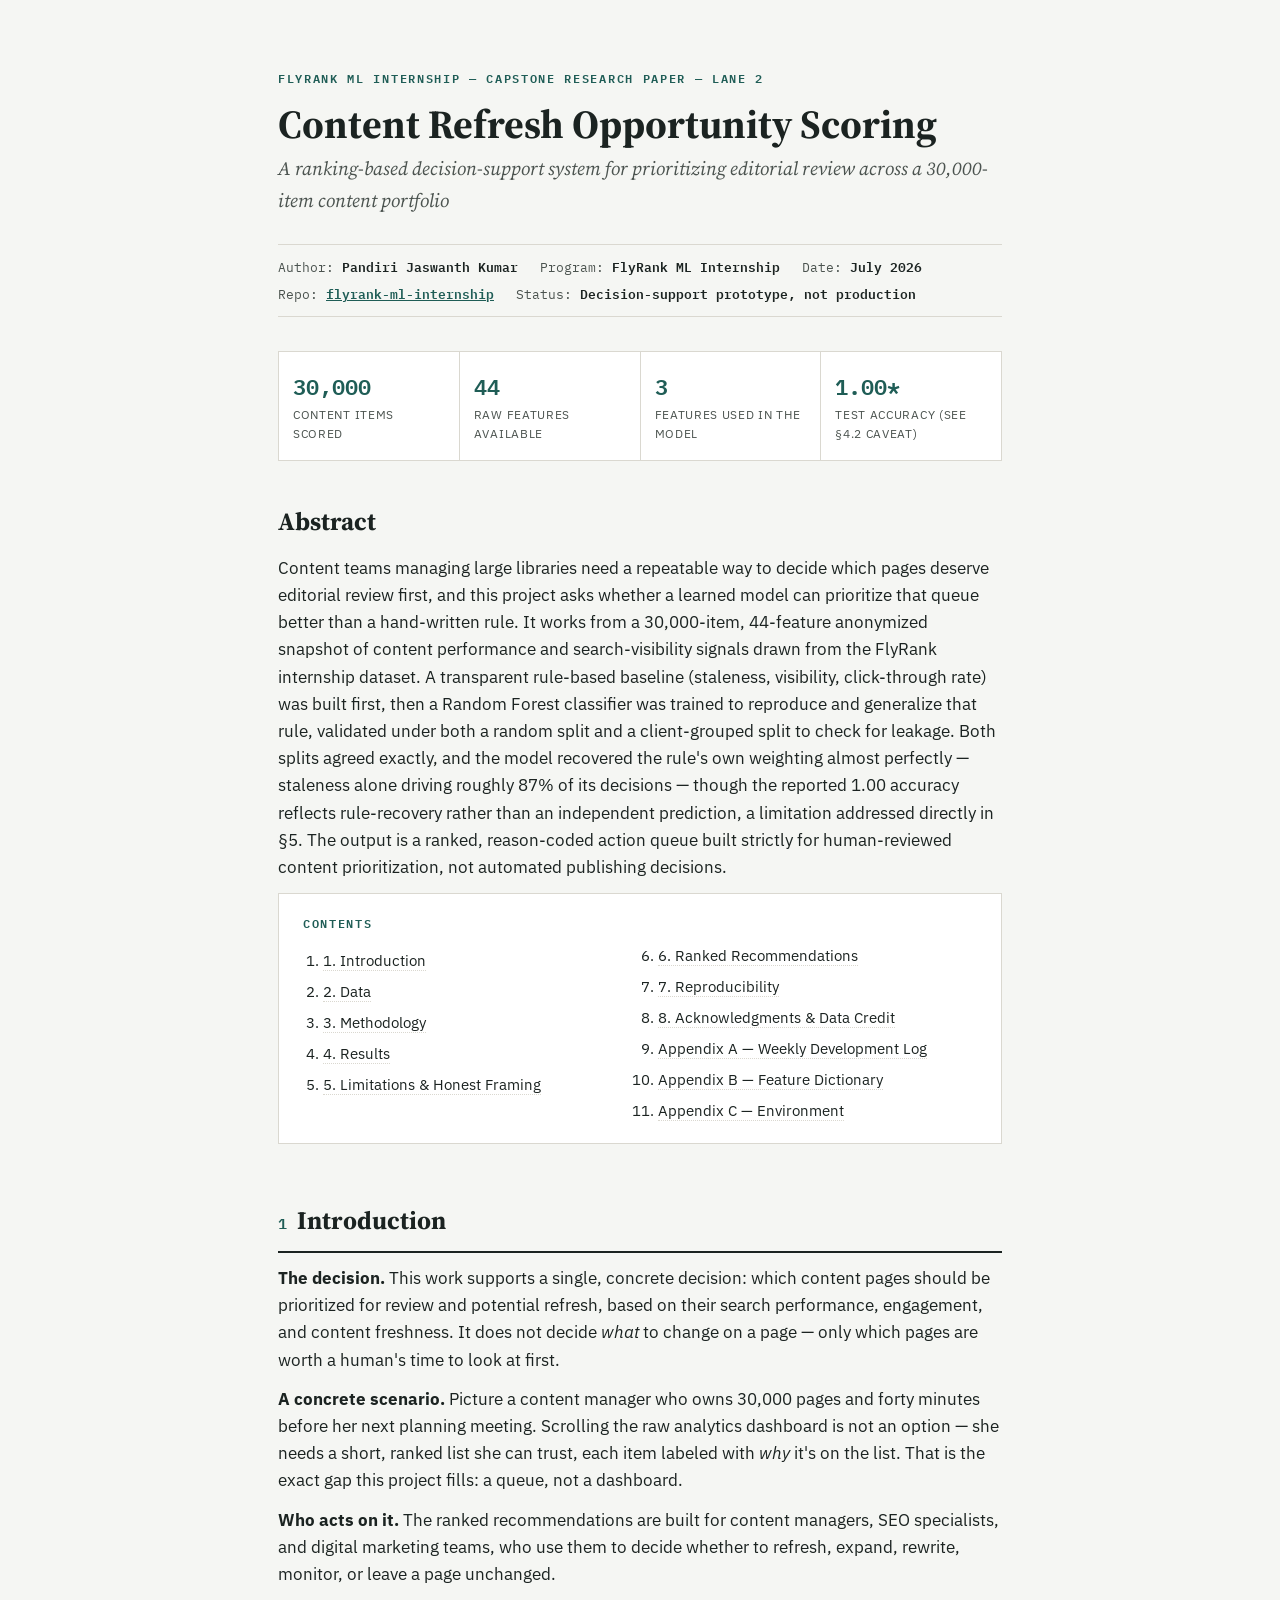
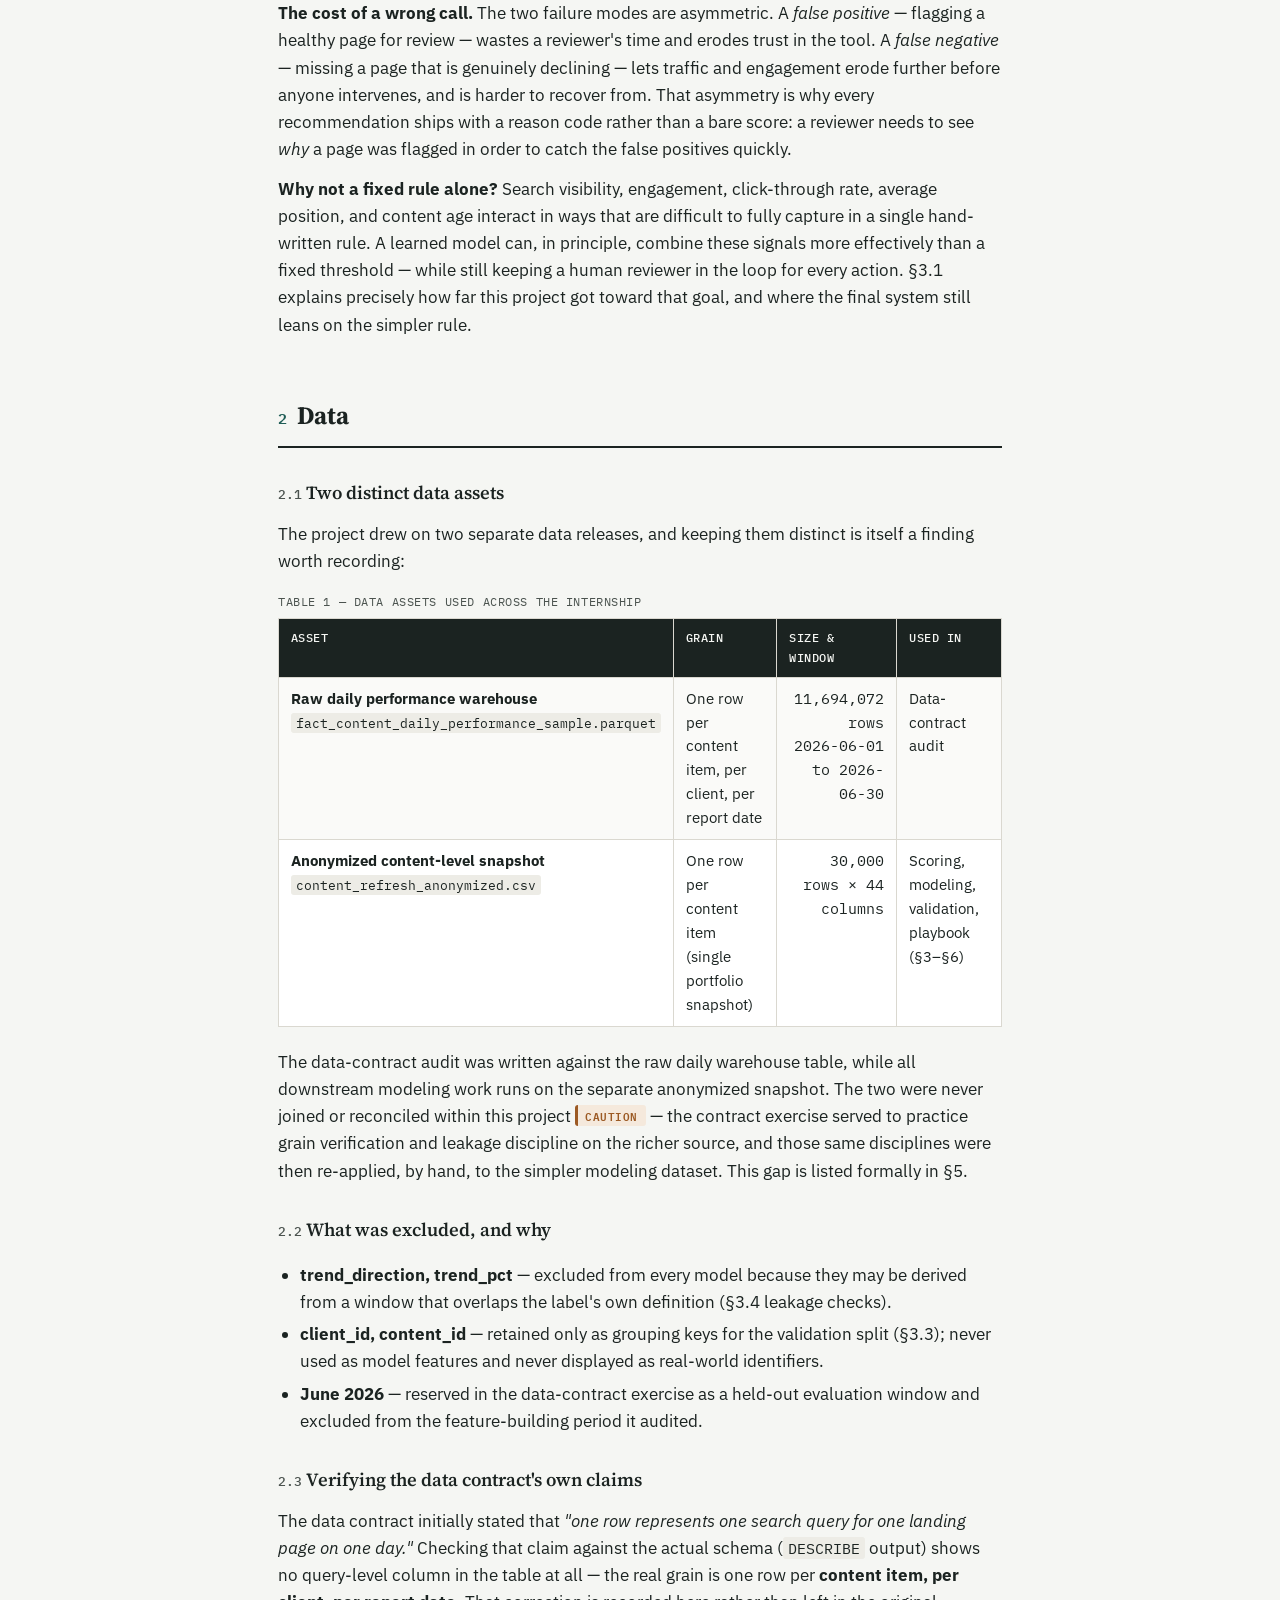
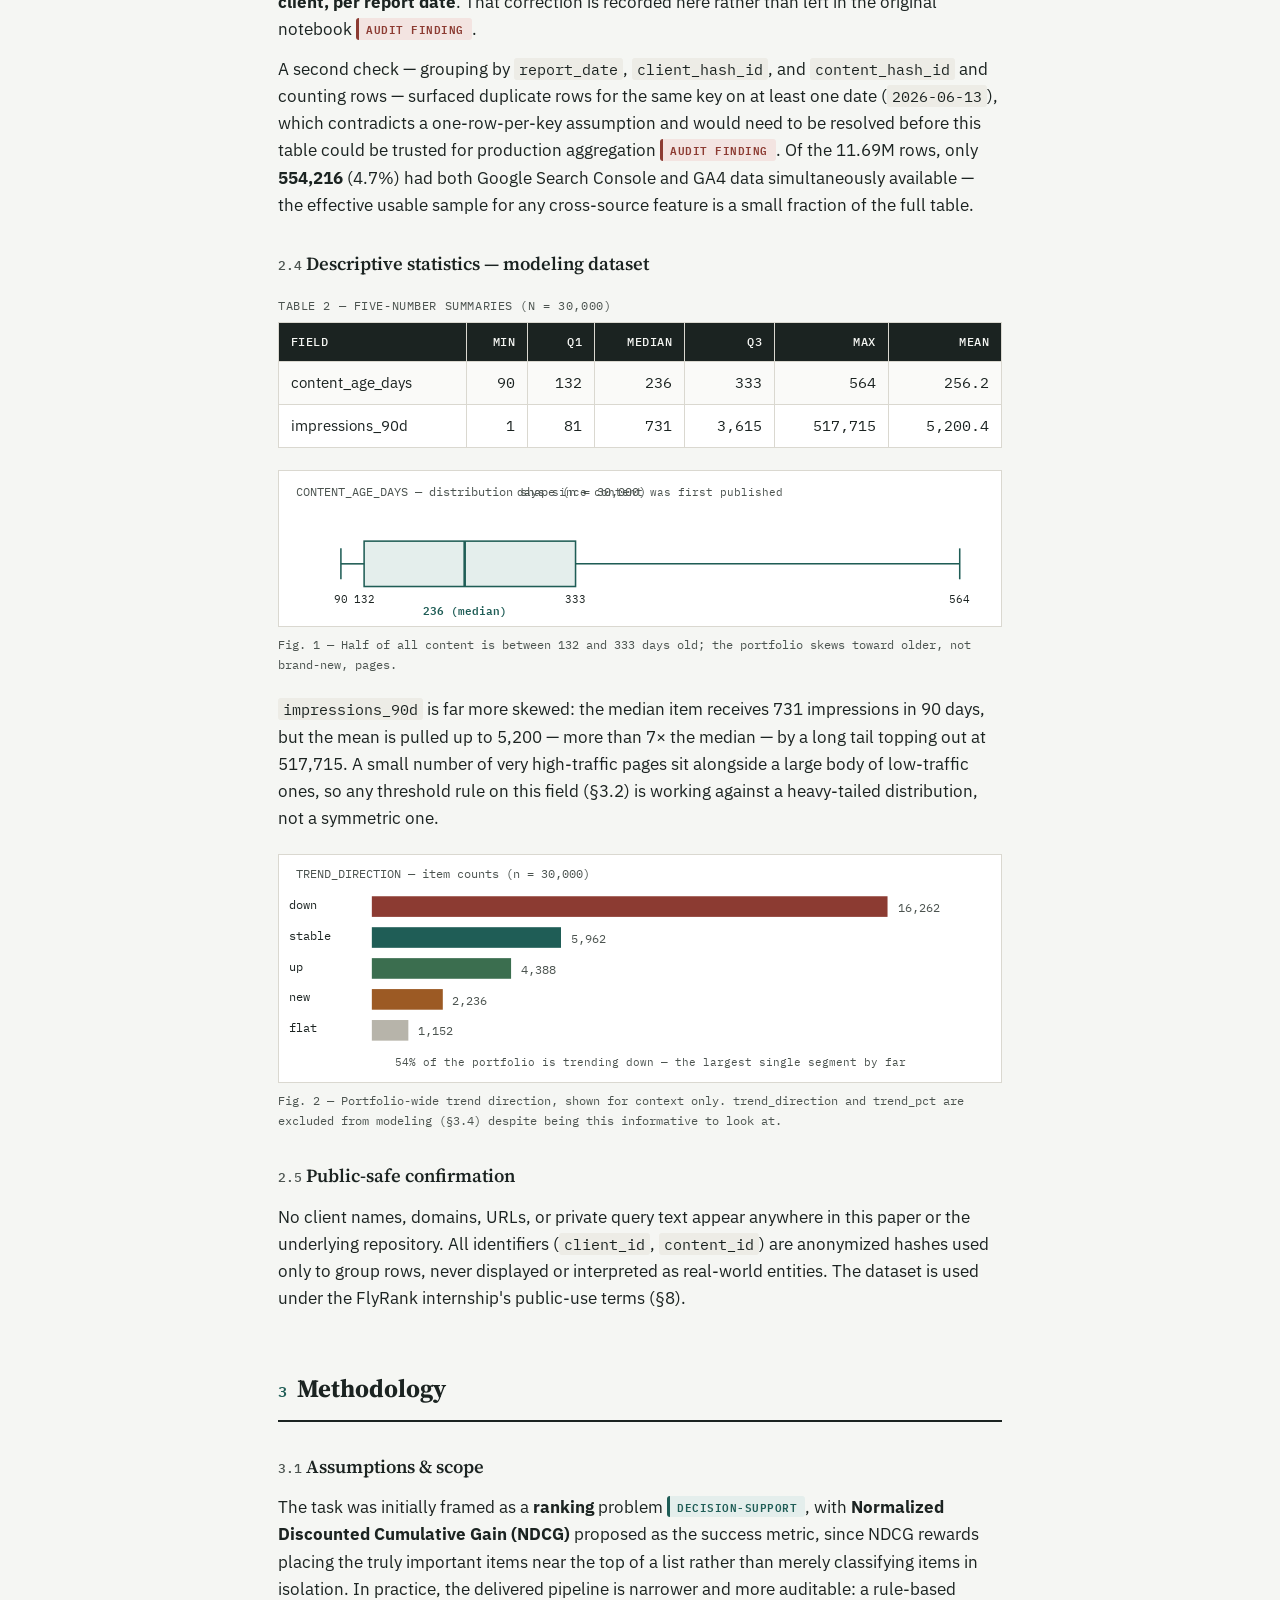
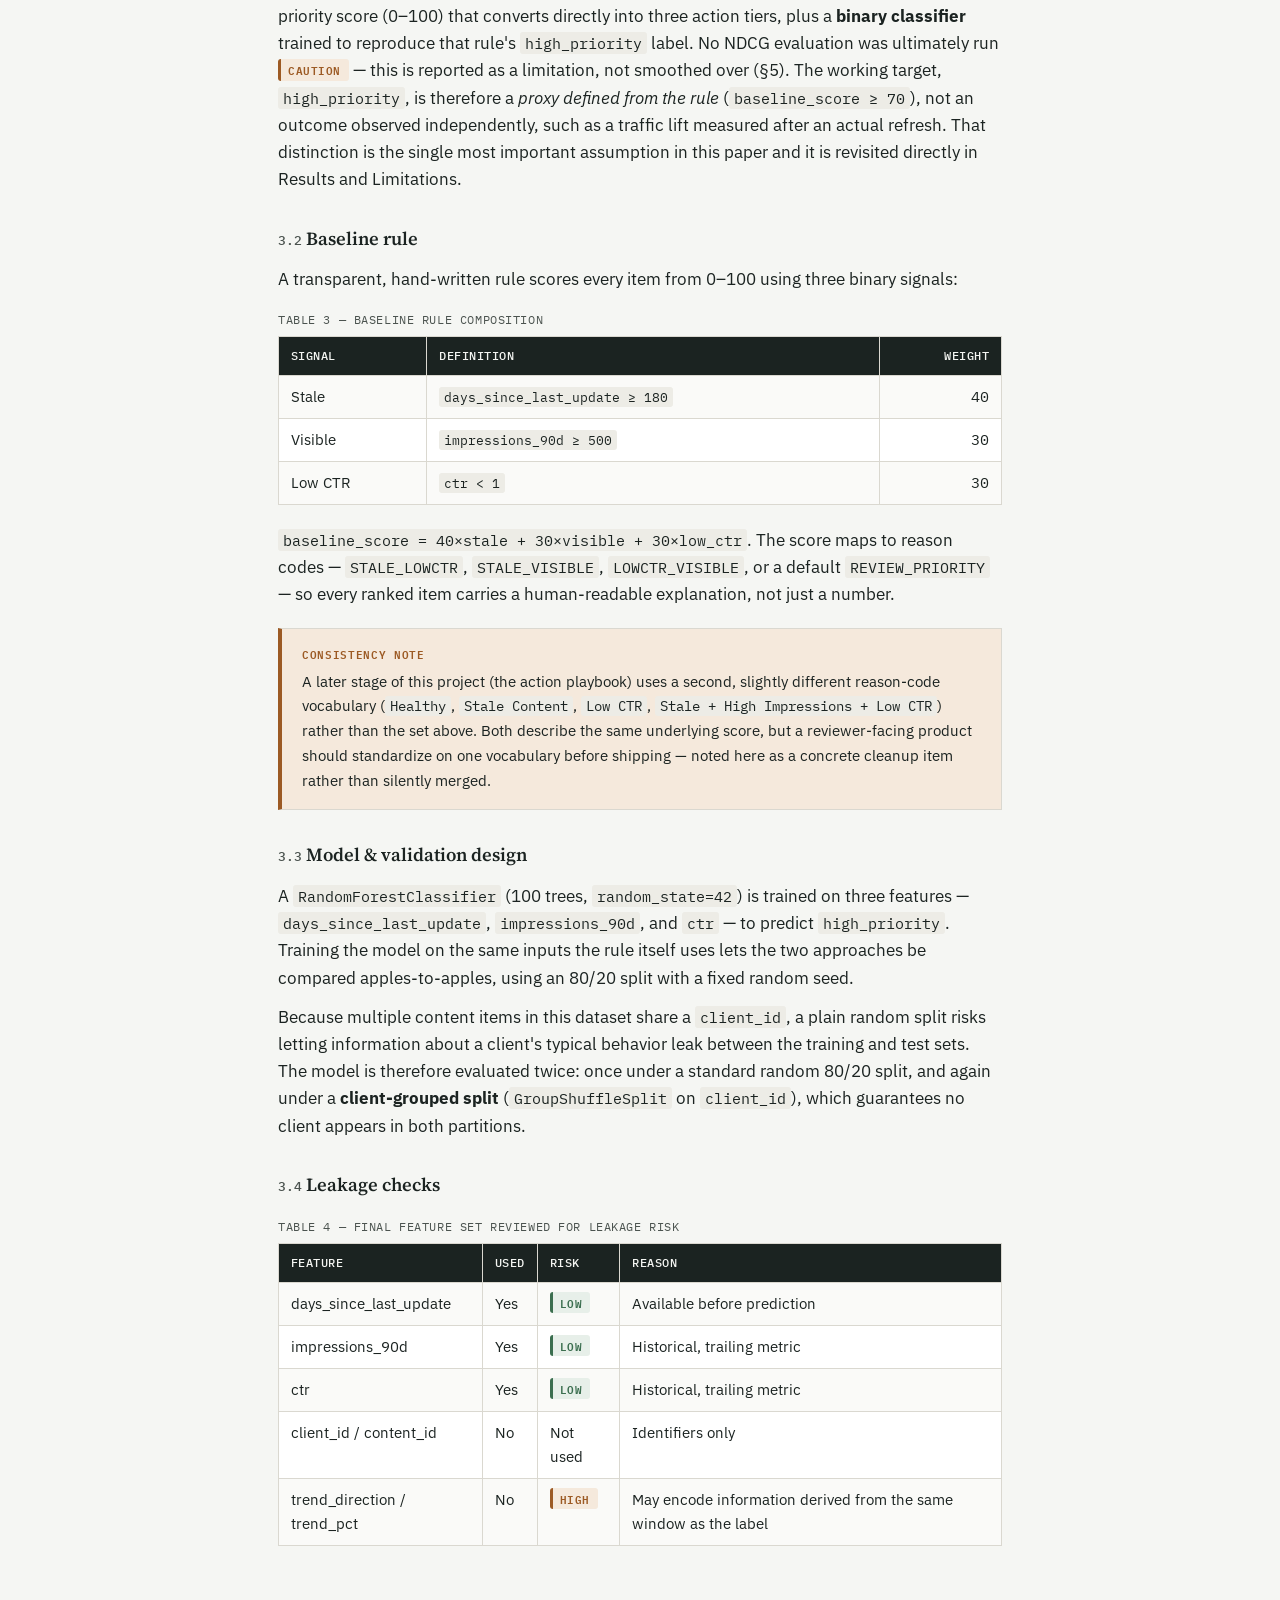
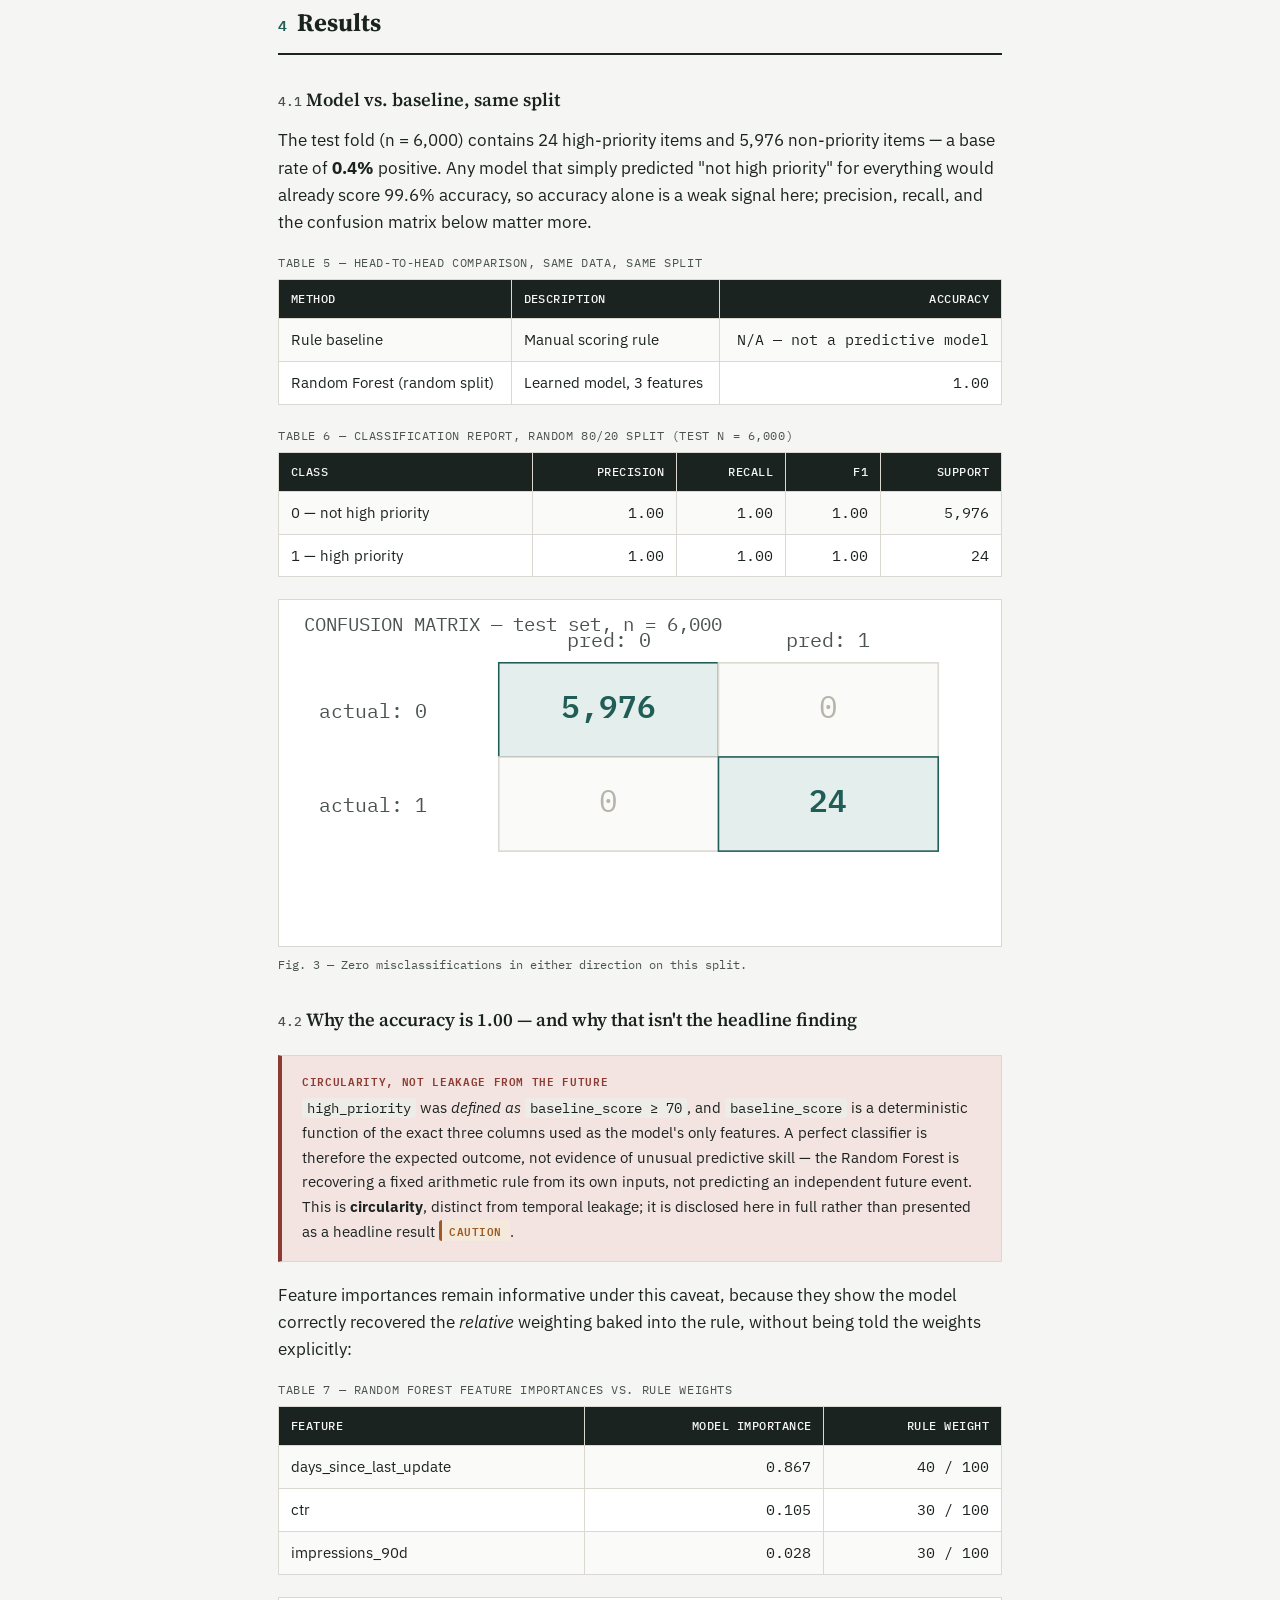
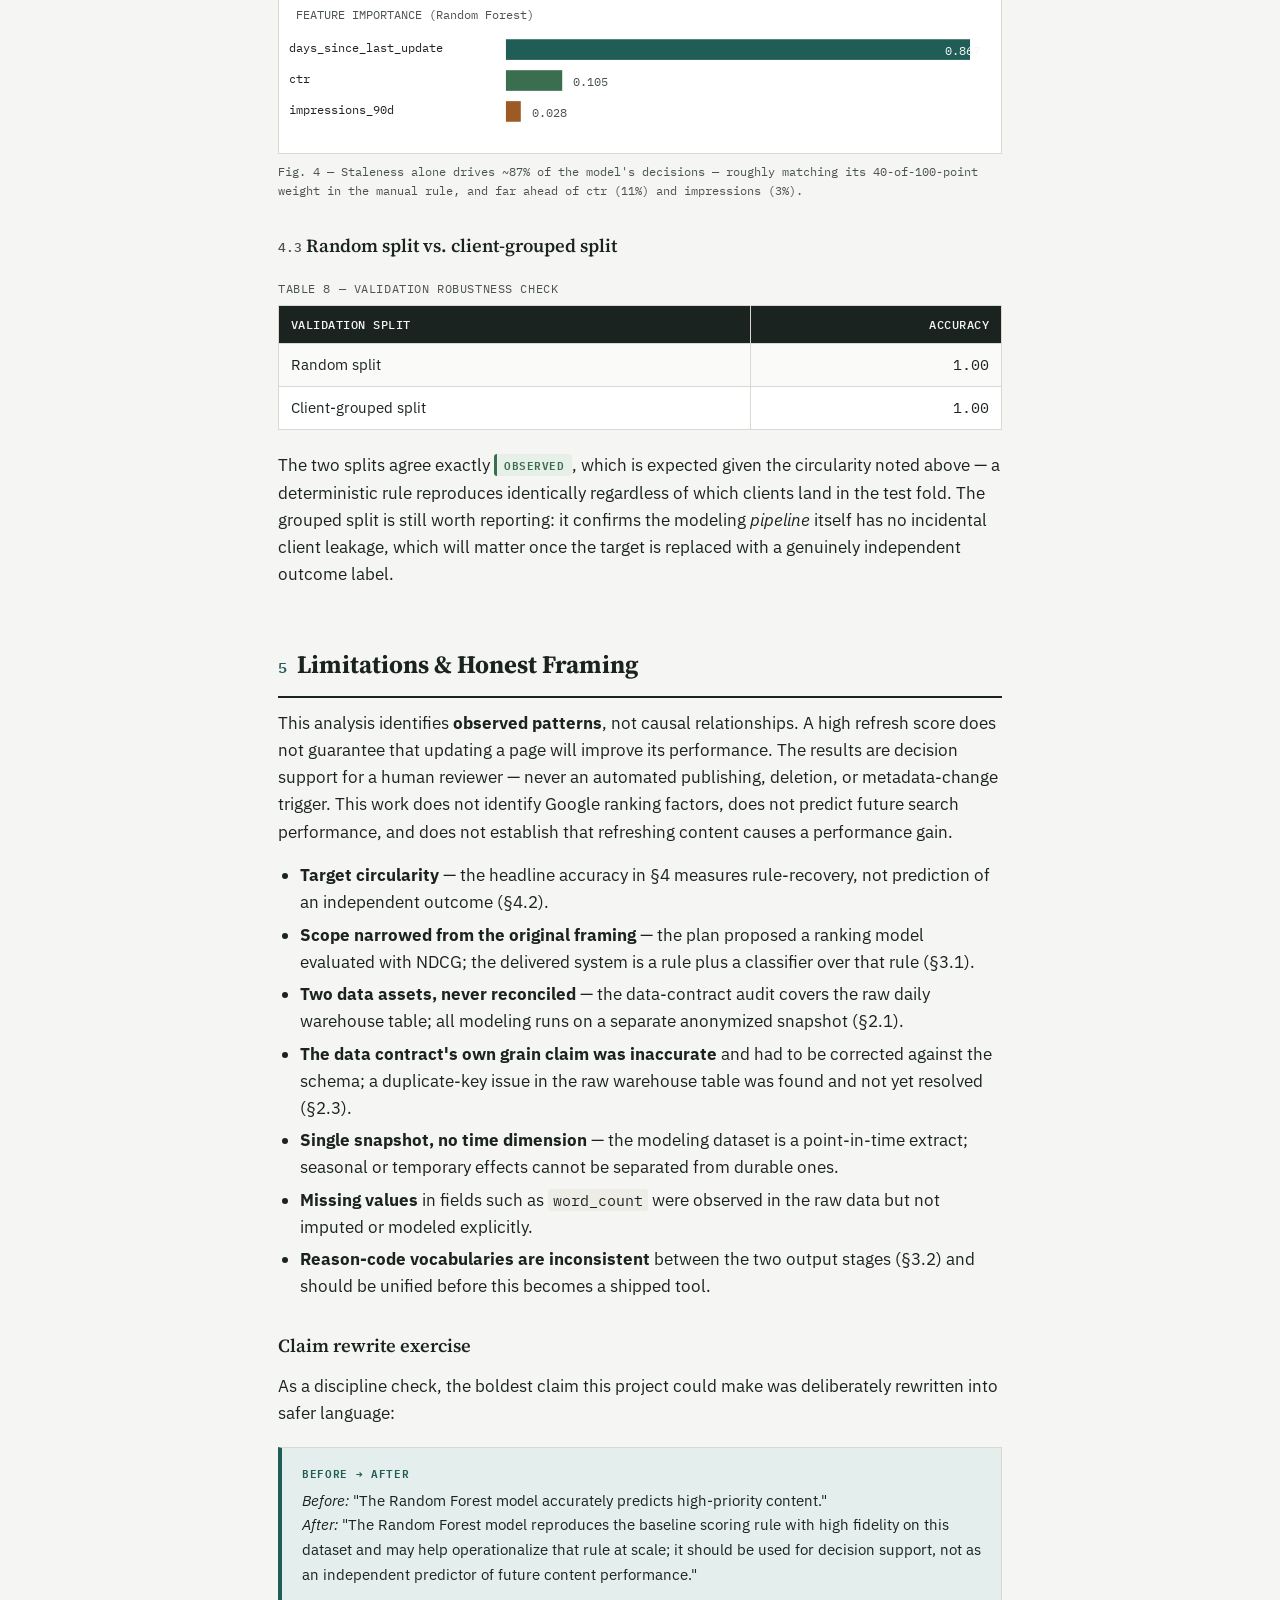
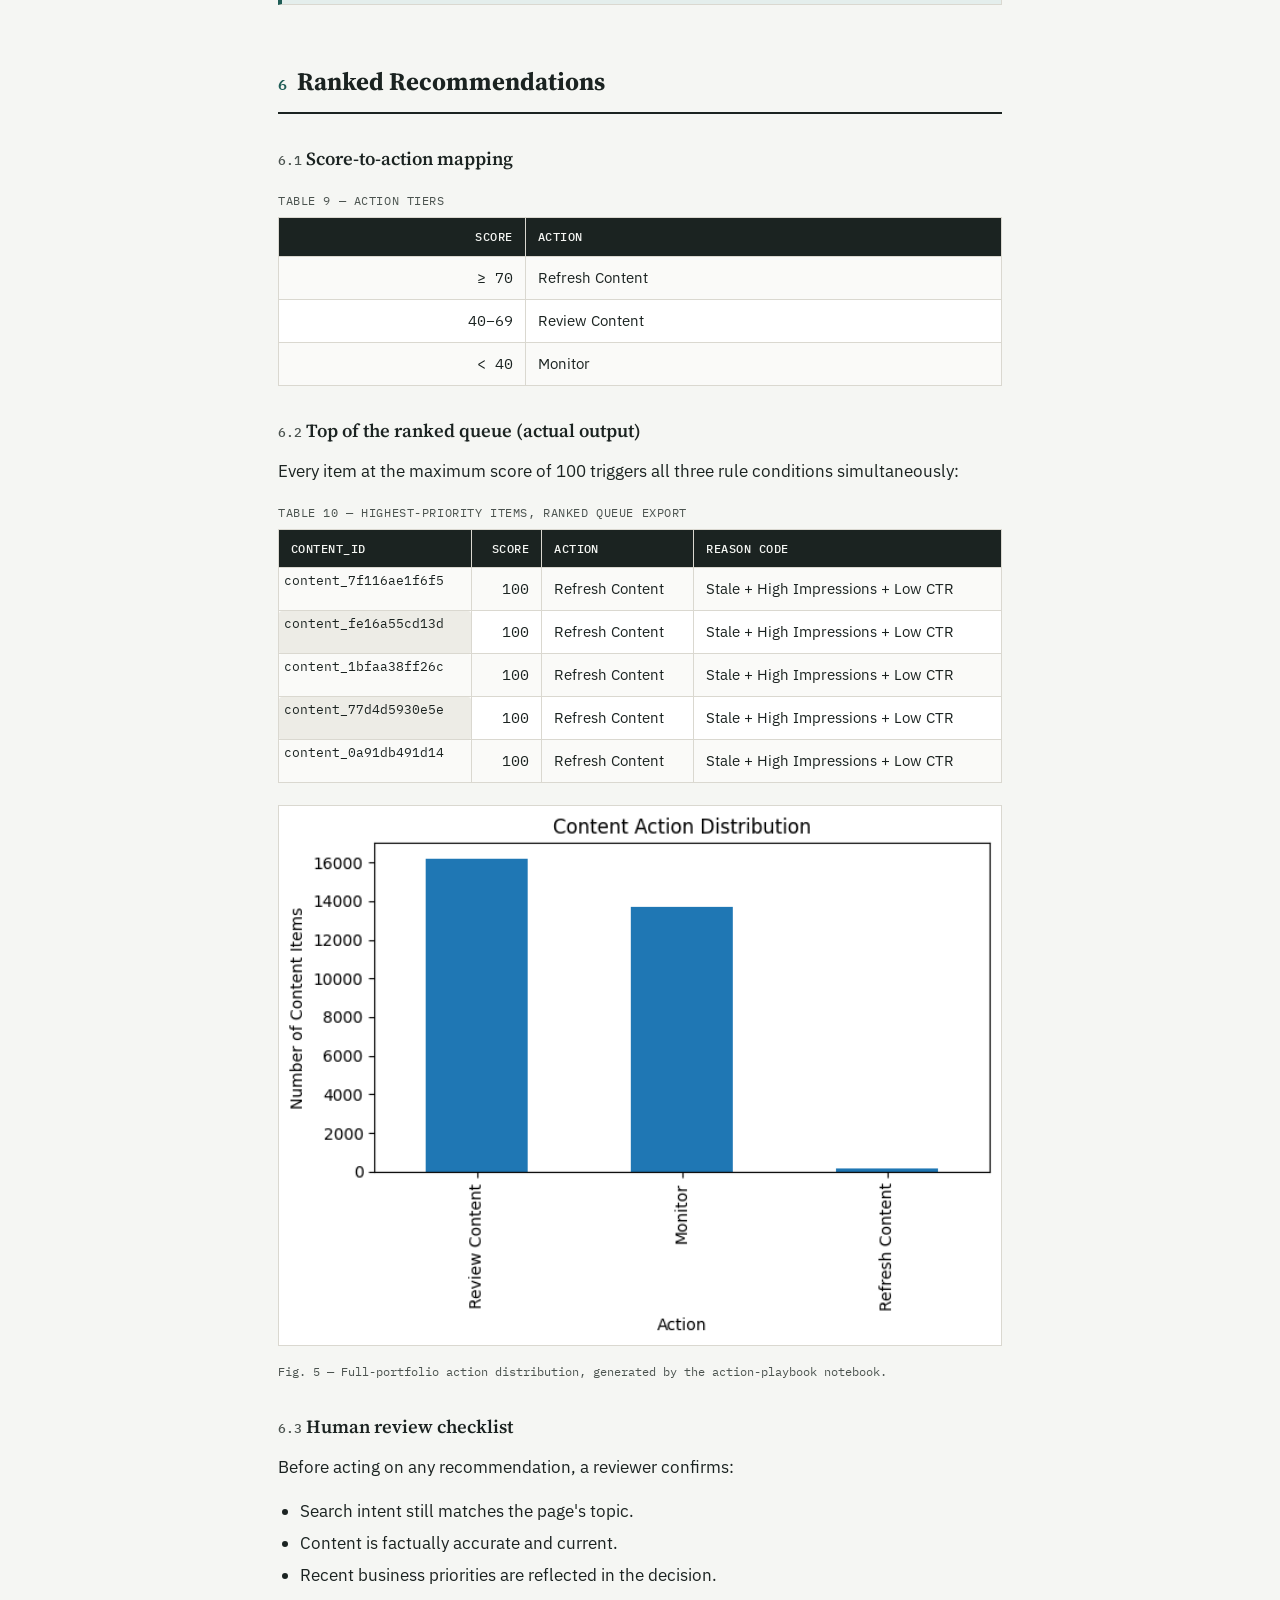
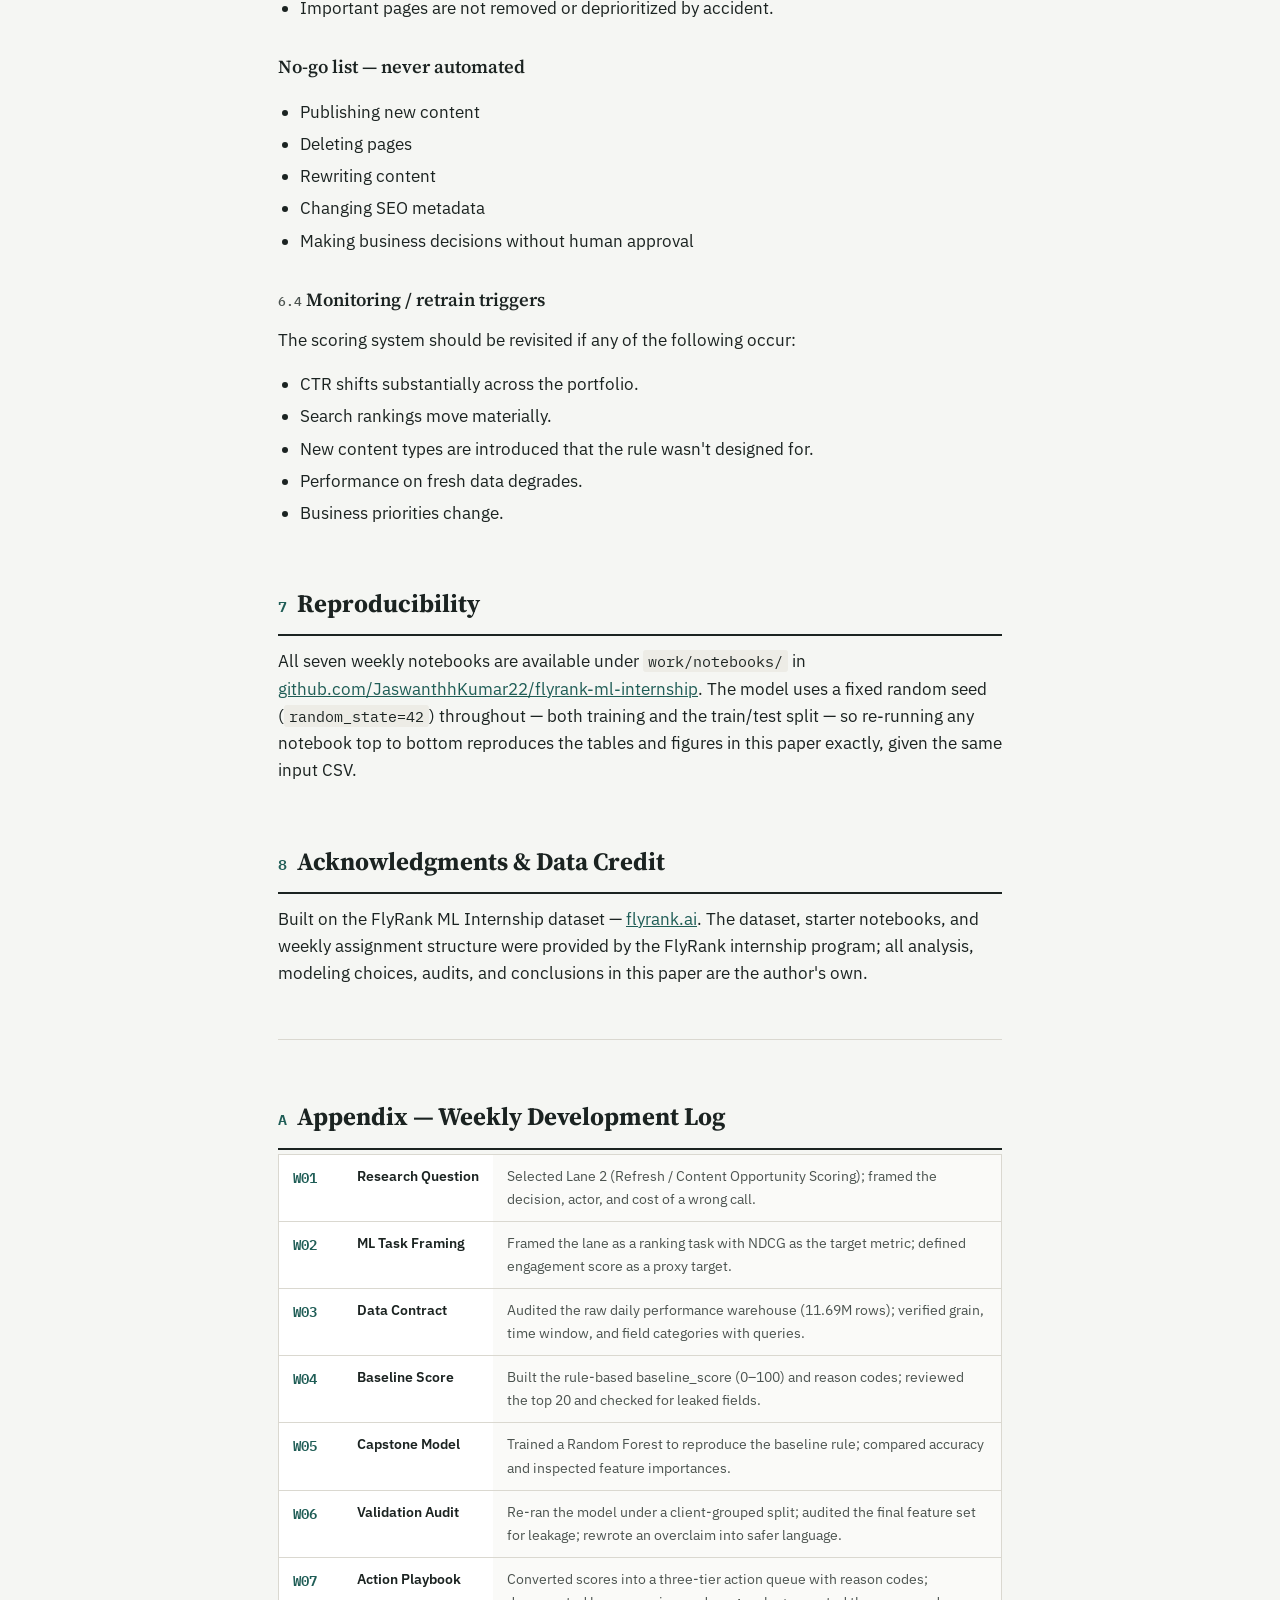
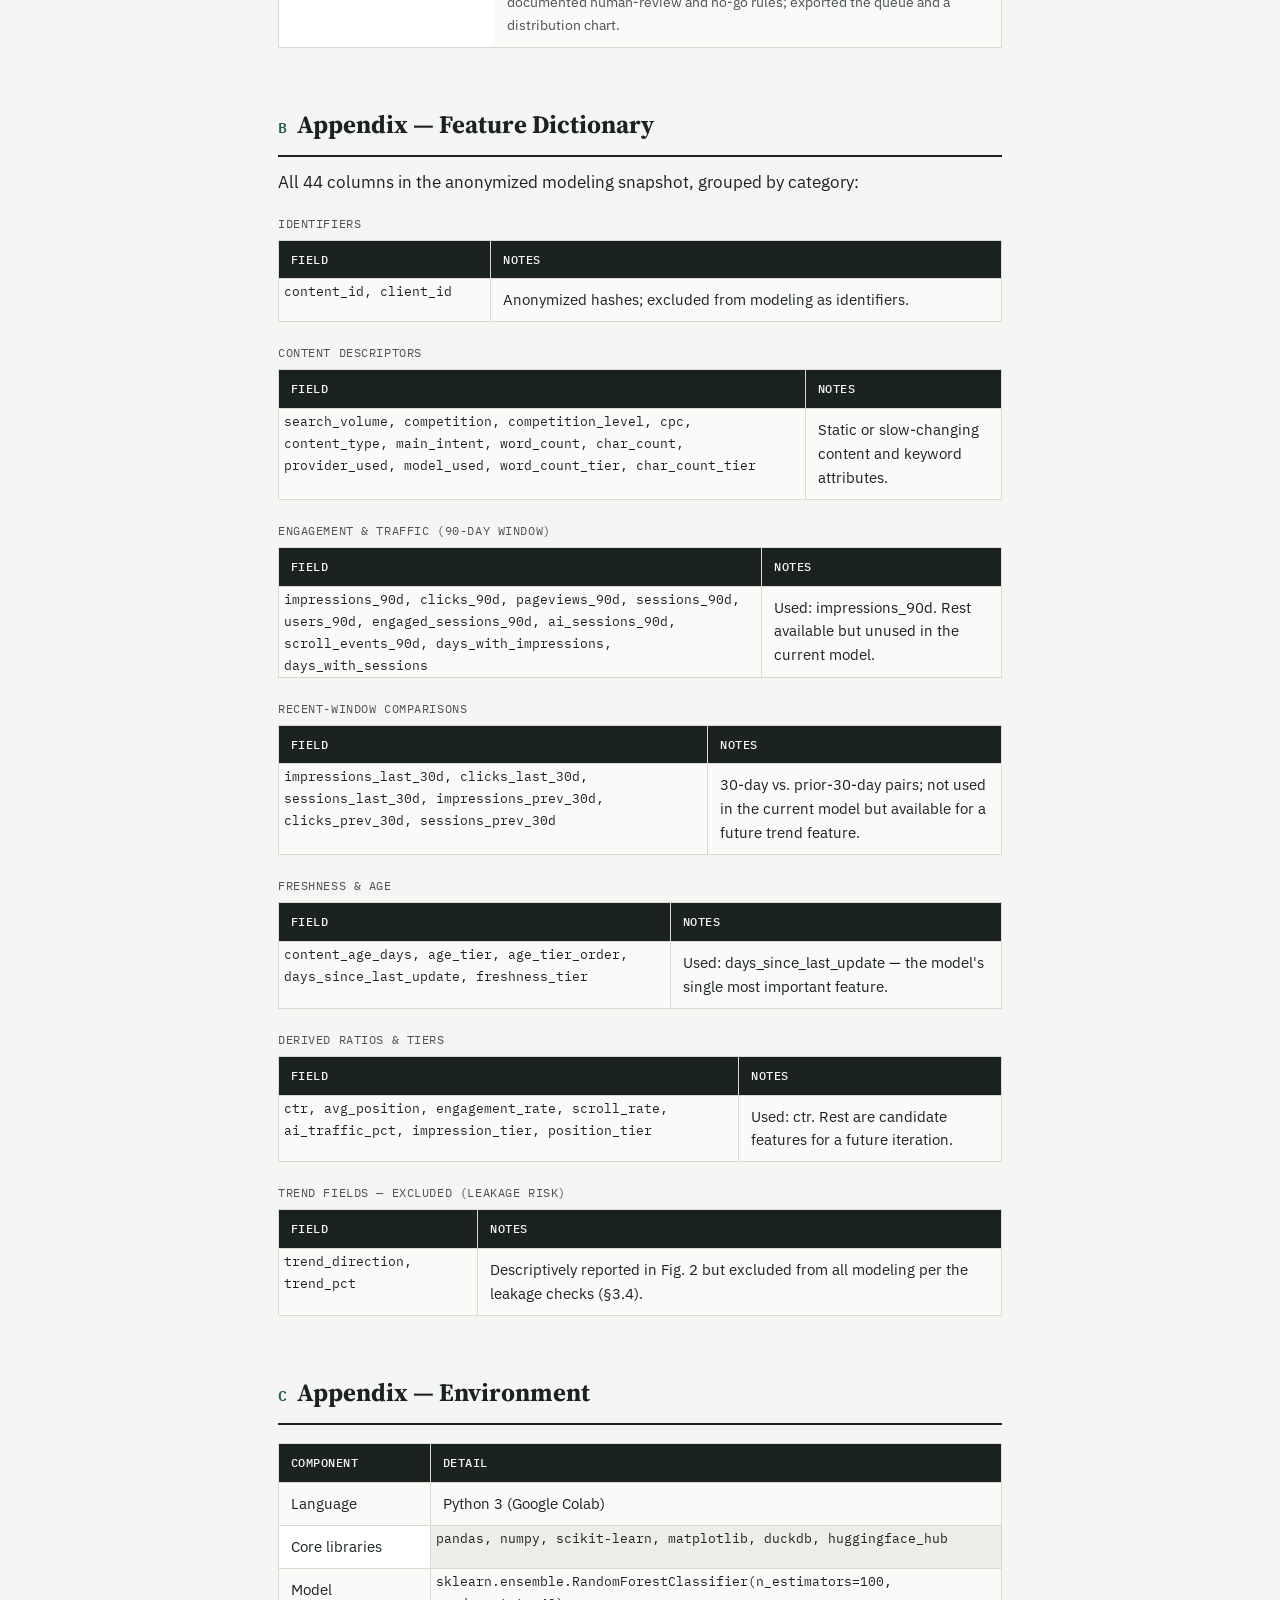
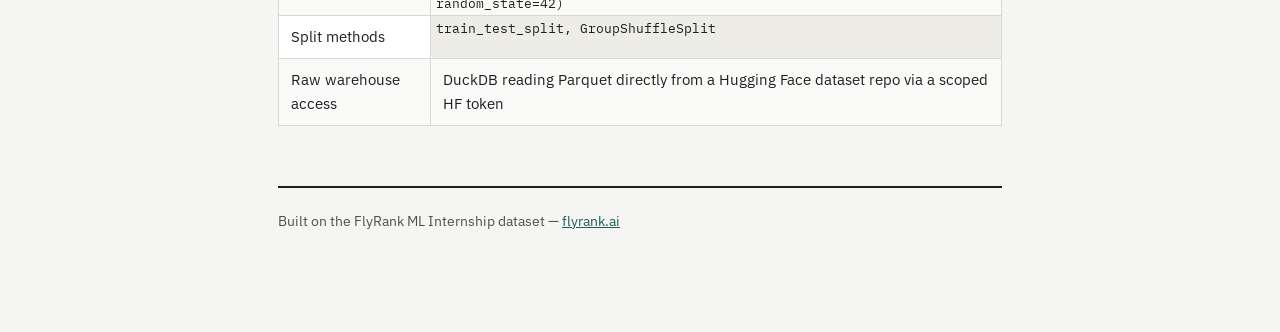
<file: index.html>
<!DOCTYPE html>
<html lang="en">
<head>
<meta charset="UTF-8">
<meta name="viewport" content="width=device-width, initial-scale=1.0">
<title>Content Refresh Opportunity Scoring — FlyRank ML Internship Capstone</title>
<link rel="preconnect" href="https://fonts.googleapis.com">
<link href="https://fonts.googleapis.com/css2?family=Source+Serif+4:opsz,wght@8..60,400;8..60,600;8..60,700&family=IBM+Plex+Sans:wght@400;500;600&family=IBM+Plex+Mono:wght@400;500;600&display=swap" rel="stylesheet">
<style>
  :root{
    --paper:#F5F6F3;
    --paper-raised:#FFFFFF;
    --ink:#1B2321;
    --ink-soft:#4B534F;
    --rule:#DAD8D0;
    --accent:#1F5D56;
    --accent-soft:#E4EEEC;
    --caution:#9C5A24;
    --caution-soft:#F5E9DC;
    --observed:#3B6E4F;
    --observed-soft:#E7EFE9;
    --danger:#8C3B32;
    --danger-soft:#F3E4E1;
  }
  *{box-sizing:border-box;}
  body{ margin:0; background:var(--paper); color:var(--ink); font-family:"IBM Plex Sans", sans-serif; font-size:16.5px; line-height:1.65; }
  .sheet{ max-width:780px; margin:0 auto; padding:64px 28px 100px; }
  .eyebrow{ font-family:"IBM Plex Mono", monospace; text-transform:uppercase; letter-spacing:0.14em; font-size:12px; color:var(--accent); font-weight:600; }
  h1.title{ font-family:"Source Serif 4", serif; font-size:40px; line-height:1.15; font-weight:700; margin:10px 0 6px; color:var(--ink); }
  p.subtitle{ font-family:"Source Serif 4", serif; font-style:italic; font-size:19px; color:var(--ink-soft); margin:0 0 28px; }
  .meta-row{ display:flex; flex-wrap:wrap; gap:6px 22px; font-family:"IBM Plex Mono", monospace; font-size:12.5px; color:var(--ink-soft); border-top:1px solid var(--rule); border-bottom:1px solid var(--rule); padding:12px 0; margin-bottom:34px; }
  .meta-row span b{color:var(--ink); font-weight:600;}
  .stat-strip{ display:grid; grid-template-columns:repeat(4,1fr); gap:1px; background:var(--rule); border:1px solid var(--rule); margin:0 0 40px; }
  .stat{ background:var(--paper-raised); padding:16px 14px; text-align:left; }
  .stat .num{ font-family:"IBM Plex Mono", monospace; font-size:22px; font-weight:600; color:var(--accent); display:block; }
  .stat .lab{ font-size:11.5px; color:var(--ink-soft); text-transform:uppercase; letter-spacing:0.06em; margin-top:2px; display:block; }
  @media (max-width:640px){ .stat-strip{grid-template-columns:repeat(2,1fr);} }
  .tag{ display:inline-flex; align-items:center; gap:5px; font-family:"IBM Plex Mono", monospace; font-size:10.5px; font-weight:600; letter-spacing:0.05em; text-transform:uppercase; padding:2px 8px 2px 7px; border-radius:3px; white-space:nowrap; vertical-align:1px; border-left:3px solid transparent; }
  .tag-observed{ background:var(--observed-soft); color:var(--observed); border-left-color:var(--observed);}
  .tag-caution{ background:var(--caution-soft); color:var(--caution); border-left-color:var(--caution);}
  .tag-support{ background:var(--accent-soft); color:var(--accent); border-left-color:var(--accent);}
  .tag-audit{ background:var(--danger-soft); color:var(--danger); border-left-color:var(--danger);}
  nav.toc{ background:var(--paper-raised); border:1px solid var(--rule); padding:20px 24px; margin:0 0 44px; }
  nav.toc .eyebrow{margin-bottom:10px; display:block;}
  nav.toc ol{ columns:2; -webkit-columns:2; margin:0; padding-left:20px; font-size:14.5px; }
  nav.toc li{margin-bottom:7px;}
  nav.toc a{color:var(--ink); text-decoration:none; border-bottom:1px dotted var(--rule);}
  nav.toc a:hover{color:var(--accent); border-bottom-color:var(--accent);}
  @media (max-width:640px){ nav.toc ol{columns:1;} }
  h2{ font-family:"Source Serif 4", serif; font-size:25px; font-weight:700; margin:56px 0 4px; padding-bottom:10px; border-bottom:2px solid var(--ink); display:flex; align-items:baseline; gap:10px; }
  h2 .n{ font-family:"IBM Plex Mono", monospace; font-size:15px; color:var(--accent); font-weight:600; }
  h3{ font-family:"Source Serif 4", serif; font-size:18.5px; font-weight:600; margin:30px 0 4px; color:var(--ink); }
  h3 .n{font-family:"IBM Plex Mono",monospace; font-size:13px; color:var(--ink-soft); font-weight:500;}
  p{margin:12px 0;}
  ul, ol{padding-left:22px;}
  li{margin:5px 0;}
  code, .mono{font-family:"IBM Plex Mono", monospace; font-size:0.92em; background:#EDECE6; padding:1px 5px; border-radius:3px;}
  table{ border-collapse:collapse; width:100%; margin:18px 0 22px; font-size:14.5px; background:var(--paper-raised); }
  caption{ text-align:left; font-family:"IBM Plex Mono", monospace; font-size:11.5px; text-transform:uppercase; letter-spacing:0.05em; color:var(--ink-soft); margin-bottom:6px; }
  th, td{ border:1px solid var(--rule); padding:9px 12px; text-align:left; vertical-align:top; }
  th{ background:var(--ink); color:#F5F6F3; font-weight:500; font-family:"IBM Plex Mono", monospace; font-size:12px; text-transform:uppercase; letter-spacing:0.04em; }
  tr:nth-child(even) td{ background:#FAFAF8; }
  td.num, th.num{ font-family:"IBM Plex Mono", monospace; text-align:right; }
  .callout{ border:1px solid var(--rule); border-left:4px solid var(--accent); background:var(--accent-soft); padding:16px 20px; margin:20px 0; font-size:15px; }
  .callout.flag{ border-left-color:var(--caution); background:var(--caution-soft); }
  .callout.audit{ border-left-color:var(--danger); background:var(--danger-soft); }
  .callout .head{ font-family:"IBM Plex Mono", monospace; font-size:11px; font-weight:600; letter-spacing:0.06em; text-transform:uppercase; margin-bottom:6px; display:block; }
  .callout.flag .head{ color:var(--caution); }
  .callout.audit .head{ color:var(--danger); }
  .callout:not(.flag):not(.audit) .head{ color:var(--accent); }
  figure{ margin:22px 0; }
  figcaption{ font-family:"IBM Plex Mono", monospace; font-size:12px; color:var(--ink-soft); margin-top:8px; }
  figure svg{ width:100%; height:auto; display:block; background:var(--paper-raised); border:1px solid var(--rule);}
  .weekgrid{ display:grid; gap:0; border:1px solid var(--rule); }
  .weekrow{ display:grid; grid-template-columns:64px 150px 1fr; border-top:1px solid var(--rule); }
  .weekrow:first-child{ border-top:none; }
  .weekrow > div{ padding:10px 14px; font-size:14px; }
  .weekrow .wk{ font-family:"IBM Plex Mono", monospace; font-weight:600; color:var(--accent); background:var(--paper-raised); }
  .weekrow .name{ font-weight:600; background:var(--paper-raised); }
  .weekrow .desc{ background:#FAFAF8; color:var(--ink-soft); }
  @media (max-width:640px){ .weekrow{grid-template-columns:48px 1fr;} .weekrow .desc{grid-column:1 / -1;} }
  a{ color:var(--accent); }
  hr.div{ border:none; border-top:1px solid var(--rule); margin:52px 0 40px; }
  footer{ margin-top:60px; padding-top:22px; border-top:2px solid var(--ink); font-size:13.5px; color:var(--ink-soft); }
  @media print{ body{background:#fff;} .stat-strip, nav.toc{ break-inside:avoid; } h2{ break-after:avoid; } }
</style>
</head>
<body>
<div class="sheet">

  <span class="eyebrow">FlyRank ML Internship — Capstone Research Paper — Lane 2</span>
  <h1 class="title">Content Refresh Opportunity Scoring</h1>
  <p class="subtitle">A ranking-based decision-support system for prioritizing editorial review across a 30,000-item content portfolio</p>

  <div class="meta-row">
    <span>Author: <b>Pandiri Jaswanth Kumar</b></span>
    <span>Program: <b>FlyRank ML Internship</b></span>
    <span>Date: <b>July 2026</b></span>
    <span>Repo: <b><a href="https://github.com/JaswanthhKumar22/flyrank-ml-internship">flyrank-ml-internship</a></b></span>
    <span>Status: <b>Decision-support prototype, not production</b></span>
  </div>

  <div class="stat-strip">
    <div class="stat"><span class="num">30,000</span><span class="lab">Content items scored</span></div>
    <div class="stat"><span class="num">44</span><span class="lab">Raw features available</span></div>
    <div class="stat"><span class="num">3</span><span class="lab">Features used in the model</span></div>
    <div class="stat"><span class="num">1.00*</span><span class="lab">Test accuracy (see §4.2 caveat)</span></div>
  </div>

  <h2 style="margin-top:0; border-bottom:none; padding-bottom:0;">Abstract</h2>
  <p>
  Content teams managing large libraries need a repeatable way to decide which pages deserve editorial
  review first, and this project asks whether a learned model can prioritize that queue better than a
  hand-written rule. It works from a 30,000-item, 44-feature anonymized snapshot of content performance
  and search-visibility signals drawn from the FlyRank internship dataset. A transparent rule-based
  baseline (staleness, visibility, click-through rate) was built first, then a Random Forest classifier
  was trained to reproduce and generalize that rule, validated under both a random split and a
  client-grouped split to check for leakage. Both splits agreed exactly, and the model recovered the
  rule's own weighting almost perfectly — staleness alone driving roughly 87% of its decisions — though
  the reported 1.00 accuracy reflects rule-recovery rather than an independent prediction, a limitation
  addressed directly in §5. The output is a ranked, reason-coded action queue built strictly for
  human-reviewed content prioritization, not automated publishing decisions.
  </p>

  <nav class="toc">
    <span class="eyebrow">Contents</span>
    <ol>
      <li><a href="#intro">1. Introduction</a></li>
      <li><a href="#data">2. Data</a></li>
      <li><a href="#method">3. Methodology</a></li>
      <li><a href="#results">4. Results</a></li>
      <li><a href="#limits">5. Limitations &amp; Honest Framing</a></li>
      <li><a href="#playbook">6. Ranked Recommendations</a></li>
      <li><a href="#repro">7. Reproducibility</a></li>
      <li><a href="#ack">8. Acknowledgments &amp; Data Credit</a></li>
      <li><a href="#log">Appendix A — Weekly Development Log</a></li>
      <li><a href="#appendix-b">Appendix B — Feature Dictionary</a></li>
      <li><a href="#appendix-c">Appendix C — Environment</a></li>
    </ol>
  </nav>

  <!-- 1. INTRODUCTION -->
  <h2 id="intro"><span class="n">1</span> Introduction</h2>
  <p>
  <strong>The decision.</strong> This work supports a single, concrete decision: which content pages
  should be prioritized for review and potential refresh, based on their search performance, engagement,
  and content freshness. It does not decide <em>what</em> to change on a page — only which pages are worth
  a human's time to look at first.
  </p>
  <p>
  <strong>A concrete scenario.</strong> Picture a content manager who owns 30,000 pages and forty minutes
  before her next planning meeting. Scrolling the raw analytics dashboard is not an option — she needs a
  short, ranked list she can trust, each item labeled with <em>why</em> it's on the list. That is the exact
  gap this project fills: a queue, not a dashboard.
  </p>
  <p>
  <strong>Who acts on it.</strong> The ranked recommendations are built for content managers, SEO
  specialists, and digital marketing teams, who use them to decide whether to refresh, expand, rewrite,
  monitor, or leave a page unchanged.
  </p>
  <p>
  <strong>The cost of a wrong call.</strong> The two failure modes are asymmetric. A <em>false positive</em>
  — flagging a healthy page for review — wastes a reviewer's time and erodes trust in the tool. A
  <em>false negative</em> — missing a page that is genuinely declining — lets traffic and engagement erode
  further before anyone intervenes, and is harder to recover from. That asymmetry is why every
  recommendation ships with a reason code rather than a bare score: a reviewer needs to see <em>why</em> a
  page was flagged in order to catch the false positives quickly.
  </p>
  <p>
  <strong>Why not a fixed rule alone?</strong> Search visibility, engagement, click-through rate, average
  position, and content age interact in ways that are difficult to fully capture in a single hand-written
  rule. A learned model can, in principle, combine these signals more effectively than a fixed threshold —
  while still keeping a human reviewer in the loop for every action. §3.1 explains precisely how far this
  project got toward that goal, and where the final system still leans on the simpler rule.
  </p>

  <!-- 2. DATA -->
  <h2 id="data"><span class="n">2</span> Data</h2>
  <h3><span class="n">2.1</span> Two distinct data assets</h3>
  <p>The project drew on two separate data releases, and keeping them distinct is itself a finding worth recording:</p>
  <table>
    <caption>Table 1 — Data assets used across the internship</caption>
    <tr><th>Asset</th><th>Grain</th><th>Size &amp; window</th><th>Used in</th></tr>
    <tr>
      <td><strong>Raw daily performance warehouse</strong><br><span class="mono">fact_content_daily_performance_sample.parquet</span></td>
      <td>One row per content item, per client, per report date</td>
      <td class="num">11,694,072 rows<br>2026-06-01 to 2026-06-30</td>
      <td>Data-contract audit</td>
    </tr>
    <tr>
      <td><strong>Anonymized content-level snapshot</strong><br><span class="mono">content_refresh_anonymized.csv</span></td>
      <td>One row per content item (single portfolio snapshot)</td>
      <td class="num">30,000 rows × 44 columns</td>
      <td>Scoring, modeling, validation, playbook (§3–§6)</td>
    </tr>
  </table>
  <p>
  The data-contract audit was written against the raw daily warehouse table, while all downstream modeling
  work runs on the separate anonymized snapshot. The two were never joined or reconciled within this
  project <span class="tag tag-caution">CAUTION</span> — the contract exercise served to practice grain
  verification and leakage discipline on the richer source, and those same disciplines were then re-applied,
  by hand, to the simpler modeling dataset. This gap is listed formally in §5.
  </p>

  <h3><span class="n">2.2</span> What was excluded, and why</h3>
  <ul>
    <li><strong>trend_direction, trend_pct</strong> — excluded from every model because they may be
    derived from a window that overlaps the label's own definition (§3.4 leakage checks).</li>
    <li><strong>client_id, content_id</strong> — retained only as grouping keys for the validation split
    (§3.3); never used as model features and never displayed as real-world identifiers.</li>
    <li><strong>June 2026</strong> — reserved in the data-contract exercise as a held-out evaluation
    window and excluded from the feature-building period it audited.</li>
  </ul>

  <h3><span class="n">2.3</span> Verifying the data contract's own claims</h3>
  <p>
  The data contract initially stated that <em>"one row represents one search query for one landing page on
  one day."</em> Checking that claim against the actual schema (<code>DESCRIBE</code> output) shows no
  query-level column in the table at all — the real grain is one row per <strong>content item, per
  client, per report date</strong>. That correction is recorded here rather than left in the original
  notebook <span class="tag tag-audit">AUDIT FINDING</span>.
  </p>
  <p>
  A second check — grouping by <code>report_date</code>, <code>client_hash_id</code>, and
  <code>content_hash_id</code> and counting rows — surfaced duplicate rows for the same key on at least
  one date (<code>2026-06-13</code>), which contradicts a one-row-per-key assumption and would need to be
  resolved before this table could be trusted for production aggregation
  <span class="tag tag-audit">AUDIT FINDING</span>. Of the 11.69M rows, only <strong>554,216</strong>
  (4.7%) had both Google Search Console and GA4 data simultaneously available — the effective usable
  sample for any cross-source feature is a small fraction of the full table.
  </p>

  <h3><span class="n">2.4</span> Descriptive statistics — modeling dataset</h3>
  <table>
    <caption>Table 2 — Five-number summaries (n = 30,000)</caption>
    <tr><th>Field</th><th class="num">Min</th><th class="num">Q1</th><th class="num">Median</th><th class="num">Q3</th><th class="num">Max</th><th class="num">Mean</th></tr>
    <tr><td>content_age_days</td><td class="num">90</td><td class="num">132</td><td class="num">236</td><td class="num">333</td><td class="num">564</td><td class="num">256.2</td></tr>
    <tr><td>impressions_90d</td><td class="num">1</td><td class="num">81</td><td class="num">731</td><td class="num">3,615</td><td class="num">517,715</td><td class="num">5,200.4</td></tr>
  </table>
  <figure>
    <svg viewBox="0 0 700 150" xmlns="http://www.w3.org/2000/svg" font-family="IBM Plex Mono, monospace">
      <text x="16" y="24" font-size="12" fill="#4B534F">CONTENT_AGE_DAYS — distribution shape (n = 30,000)</text>
      <line x1="60" y1="90" x2="660" y2="90" stroke="#DAD8D0" stroke-width="1"/>
      <rect x="82.5" y="68" width="205" height="44" fill="#E4EEEC" stroke="#1F5D56" stroke-width="1.5"/>
      <line x1="180" y1="68" x2="180" y2="112" stroke="#1F5D56" stroke-width="2.5"/>
      <line x1="60" y1="90" x2="82.5" y2="90" stroke="#1F5D56" stroke-width="1.5"/>
      <line x1="287.5" y1="90" x2="660" y2="90" stroke="#1F5D56" stroke-width="1.5"/>
      <line x1="60" y1="75" x2="60" y2="105" stroke="#1F5D56" stroke-width="1.5"/>
      <line x1="660" y1="75" x2="660" y2="105" stroke="#1F5D56" stroke-width="1.5"/>
      <text x="60" y="128" font-size="11" fill="#1B2321" text-anchor="middle">90</text>
      <text x="82.5" y="128" font-size="11" fill="#1B2321" text-anchor="middle">132</text>
      <text x="180" y="140" font-size="11" fill="#1F5D56" text-anchor="middle" font-weight="600">236 (median)</text>
      <text x="287.5" y="128" font-size="11" fill="#1B2321" text-anchor="middle">333</text>
      <text x="660" y="128" font-size="11" fill="#1B2321" text-anchor="middle">564</text>
      <text x="360" y="24" font-size="11" fill="#4B534F" text-anchor="middle">days since content was first published</text>
    </svg>
    <figcaption>Fig. 1 — Half of all content is between 132 and 333 days old; the portfolio skews toward older, not brand-new, pages.</figcaption>
  </figure>
  <p>
  <code>impressions_90d</code> is far more skewed: the median item receives 731 impressions in 90 days,
  but the mean is pulled up to 5,200 — more than 7× the median — by a long tail topping out at 517,715. A
  small number of very high-traffic pages sit alongside a large body of low-traffic ones, so any
  threshold rule on this field (§3.2) is working against a heavy-tailed distribution, not a symmetric one.
  </p>
  <figure>
    <svg viewBox="0 0 700 220" xmlns="http://www.w3.org/2000/svg" font-family="IBM Plex Mono, monospace">
      <text x="16" y="22" font-size="12" fill="#4B534F">TREND_DIRECTION — item counts (n = 30,000)</text>
      <g font-size="12" fill="#1B2321">
        <text x="10" y="52" text-anchor="start">down</text>
        <rect x="90" y="40" width="500" height="20" fill="#8C3B32"/>
        <text x="600" y="55" fill="#4B534F">16,262</text>
        <text x="10" y="82" text-anchor="start">stable</text>
        <rect x="90" y="70" width="183.4" height="20" fill="#1F5D56"/>
        <text x="283" y="85" fill="#4B534F">5,962</text>
        <text x="10" y="112" text-anchor="start">up</text>
        <rect x="90" y="100" width="135" height="20" fill="#3B6E4F"/>
        <text x="235" y="115" fill="#4B534F">4,388</text>
        <text x="10" y="142" text-anchor="start">new</text>
        <rect x="90" y="130" width="68.8" height="20" fill="#9C5A24"/>
        <text x="168" y="145" fill="#4B534F">2,236</text>
        <text x="10" y="172" text-anchor="start">flat</text>
        <rect x="90" y="160" width="35.4" height="20" fill="#B7B4AA"/>
        <text x="135" y="175" fill="#4B534F">1,152</text>
      </g>
      <text x="360" y="205" font-size="11" fill="#4B534F" text-anchor="middle">54% of the portfolio is trending down — the largest single segment by far</text>
    </svg>
    <figcaption>Fig. 2 — Portfolio-wide trend direction, shown for context only. trend_direction and trend_pct are excluded from modeling (§3.4) despite being this informative to look at.</figcaption>
  </figure>

  <h3><span class="n">2.5</span> Public-safe confirmation</h3>
  <p>
  No client names, domains, URLs, or private query text appear anywhere in this paper or the underlying
  repository. All identifiers (<code>client_id</code>, <code>content_id</code>) are anonymized hashes used
  only to group rows, never displayed or interpreted as real-world entities. The dataset is used under the
  FlyRank internship's public-use terms (§8).
  </p>

  <!-- 3. METHODOLOGY -->
  <h2 id="method"><span class="n">3</span> Methodology</h2>

  <h3><span class="n">3.1</span> Assumptions &amp; scope</h3>
  <p>
  The task was initially framed as a <strong>ranking</strong> problem <span class="tag tag-support">DECISION-SUPPORT</span>,
  with <strong>Normalized Discounted Cumulative Gain (NDCG)</strong> proposed as the success metric, since
  NDCG rewards placing the truly important items near the top of a list rather than merely classifying
  items in isolation. In practice, the delivered pipeline is narrower and more auditable: a rule-based
  priority score (0–100) that converts directly into three action tiers, plus a <strong>binary
  classifier</strong> trained to reproduce that rule's <code>high_priority</code> label. No NDCG evaluation
  was ultimately run <span class="tag tag-caution">CAUTION</span> — this is reported as a limitation, not
  smoothed over (§5). The working target, <code>high_priority</code>, is therefore a <em>proxy defined
  from the rule</em> (<code>baseline_score &ge; 70</code>), not an outcome observed independently, such as
  a traffic lift measured after an actual refresh. That distinction is the single most important assumption
  in this paper and it is revisited directly in Results and Limitations.
  </p>

  <h3><span class="n">3.2</span> Baseline rule</h3>
  <p>A transparent, hand-written rule scores every item from 0–100 using three binary signals:</p>
  <table>
    <caption>Table 3 — Baseline rule composition</caption>
    <tr><th>Signal</th><th>Definition</th><th class="num">Weight</th></tr>
    <tr><td>Stale</td><td><code>days_since_last_update &ge; 180</code></td><td class="num">40</td></tr>
    <tr><td>Visible</td><td><code>impressions_90d &ge; 500</code></td><td class="num">30</td></tr>
    <tr><td>Low CTR</td><td><code>ctr &lt; 1</code></td><td class="num">30</td></tr>
  </table>
  <p>
  <code>baseline_score = 40&times;stale + 30&times;visible + 30&times;low_ctr</code>. The score maps to
  reason codes — <code>STALE_LOWCTR</code>, <code>STALE_VISIBLE</code>, <code>LOWCTR_VISIBLE</code>, or a
  default <code>REVIEW_PRIORITY</code> — so every ranked item carries a human-readable explanation, not
  just a number.
  </p>
  <div class="callout flag">
    <span class="head">Consistency note</span>
    A later stage of this project (the action playbook) uses a second, slightly different reason-code
    vocabulary (<code>Healthy</code>, <code>Stale Content</code>, <code>Low CTR</code>,
    <code>Stale + High Impressions + Low CTR</code>) rather than the set above. Both describe the same
    underlying score, but a reviewer-facing product should standardize on one vocabulary before shipping —
    noted here as a concrete cleanup item rather than silently merged.
  </div>

  <h3><span class="n">3.3</span> Model &amp; validation design</h3>
  <p>
  A <code>RandomForestClassifier</code> (100 trees, <code>random_state=42</code>) is trained on three
  features — <code>days_since_last_update</code>, <code>impressions_90d</code>, and <code>ctr</code> — to
  predict <code>high_priority</code>. Training the model on the same inputs the rule itself uses lets the
  two approaches be compared apples-to-apples, using an 80/20 split with a fixed random seed.
  </p>
  <p>
  Because multiple content items in this dataset share a <code>client_id</code>, a plain random split
  risks letting information about a client's typical behavior leak between the training and test sets. The
  model is therefore evaluated twice: once under a standard random 80/20 split, and again under a
  <strong>client-grouped split</strong> (<code>GroupShuffleSplit</code> on <code>client_id</code>), which
  guarantees no client appears in both partitions.
  </p>

  <h3><span class="n">3.4</span> Leakage checks</h3>
  <table>
    <caption>Table 4 — Final feature set reviewed for leakage risk</caption>
    <tr><th>Feature</th><th>Used</th><th>Risk</th><th>Reason</th></tr>
    <tr><td>days_since_last_update</td><td>Yes</td><td><span class="tag tag-observed">Low</span></td><td>Available before prediction</td></tr>
    <tr><td>impressions_90d</td><td>Yes</td><td><span class="tag tag-observed">Low</span></td><td>Historical, trailing metric</td></tr>
    <tr><td>ctr</td><td>Yes</td><td><span class="tag tag-observed">Low</span></td><td>Historical, trailing metric</td></tr>
    <tr><td>client_id / content_id</td><td>No</td><td>Not used</td><td>Identifiers only</td></tr>
    <tr><td>trend_direction / trend_pct</td><td>No</td><td><span class="tag tag-caution">High</span></td><td>May encode information derived from the same window as the label</td></tr>
  </table>

  <!-- 4. RESULTS -->
  <h2 id="results"><span class="n">4</span> Results</h2>
  <h3><span class="n">4.1</span> Model vs. baseline, same split</h3>
  <p>
  The test fold (n = 6,000) contains 24 high-priority items and 5,976 non-priority items — a base rate of
  <strong>0.4%</strong> positive. Any model that simply predicted "not high priority" for everything would
  already score 99.6% accuracy, so accuracy alone is a weak signal here; precision, recall, and the
  confusion matrix below matter more.
  </p>
  <table>
    <caption>Table 5 — Head-to-head comparison, same data, same split</caption>
    <tr><th>Method</th><th>Description</th><th class="num">Accuracy</th></tr>
    <tr><td>Rule baseline</td><td>Manual scoring rule</td><td class="num">N/A — not a predictive model</td></tr>
    <tr><td>Random Forest (random split)</td><td>Learned model, 3 features</td><td class="num">1.00</td></tr>
  </table>
  <table>
    <caption>Table 6 — Classification report, random 80/20 split (test n = 6,000)</caption>
    <tr><th>Class</th><th class="num">Precision</th><th class="num">Recall</th><th class="num">F1</th><th class="num">Support</th></tr>
    <tr><td>0 — not high priority</td><td class="num">1.00</td><td class="num">1.00</td><td class="num">1.00</td><td class="num">5,976</td></tr>
    <tr><td>1 — high priority</td><td class="num">1.00</td><td class="num">1.00</td><td class="num">1.00</td><td class="num">24</td></tr>
  </table>
  <figure>
    <svg viewBox="0 0 460 220" xmlns="http://www.w3.org/2000/svg" font-family="IBM Plex Mono, monospace">
      <text x="16" y="20" font-size="12" fill="#4B534F">CONFUSION MATRIX — test set, n = 6,000</text>
      <g font-size="13">
        <rect x="140" y="40" width="140" height="60" fill="#E4EEEC" stroke="#1F5D56"/>
        <text x="210" y="75" text-anchor="middle" font-size="20" fill="#1F5D56" font-weight="600">5,976</text>
        <rect x="280" y="40" width="140" height="60" fill="#FAFAF8" stroke="#DAD8D0"/>
        <text x="350" y="75" text-anchor="middle" font-size="20" fill="#B7B4AA">0</text>
        <rect x="140" y="100" width="140" height="60" fill="#FAFAF8" stroke="#DAD8D0"/>
        <text x="210" y="135" text-anchor="middle" font-size="20" fill="#B7B4AA">0</text>
        <rect x="280" y="100" width="140" height="60" fill="#E4EEEC" stroke="#1F5D56"/>
        <text x="350" y="135" text-anchor="middle" font-size="20" fill="#1F5D56" font-weight="600">24</text>
        <text x="210" y="30" text-anchor="middle" fill="#4B534F">pred: 0</text>
        <text x="350" y="30" text-anchor="middle" fill="#4B534F">pred: 1</text>
        <text x="60" y="75" text-anchor="middle" fill="#4B534F">actual: 0</text>
        <text x="60" y="135" text-anchor="middle" fill="#4B534F">actual: 1</text>
      </g>
    </svg>
    <figcaption>Fig. 3 — Zero misclassifications in either direction on this split.</figcaption>
  </figure>

  <h3><span class="n">4.2</span> Why the accuracy is 1.00 — and why that isn't the headline finding</h3>
  <div class="callout audit">
    <span class="head">Circularity, not leakage from the future</span>
    <code>high_priority</code> was <em>defined as</em> <code>baseline_score &ge; 70</code>, and
    <code>baseline_score</code> is a deterministic function of the exact three columns used as the model's
    only features. A perfect classifier is therefore the expected outcome, not evidence of unusual
    predictive skill — the Random Forest is recovering a fixed arithmetic rule from its own inputs, not
    predicting an independent future event. This is <strong>circularity</strong>, distinct from temporal
    leakage; it is disclosed here in full rather than presented as a headline result
    <span class="tag tag-caution">CAUTION</span>.
  </div>
  <p>Feature importances remain informative under this caveat, because they show the model correctly recovered the <em>relative</em> weighting baked into the rule, without being told the weights explicitly:</p>
  <table>
    <caption>Table 7 — Random Forest feature importances vs. rule weights</caption>
    <tr><th>Feature</th><th class="num">Model importance</th><th class="num">Rule weight</th></tr>
    <tr><td>days_since_last_update</td><td class="num">0.867</td><td class="num">40 / 100</td></tr>
    <tr><td>ctr</td><td class="num">0.105</td><td class="num">30 / 100</td></tr>
    <tr><td>impressions_90d</td><td class="num">0.028</td><td class="num">30 / 100</td></tr>
  </table>
  <figure>
    <svg viewBox="0 0 700 150" xmlns="http://www.w3.org/2000/svg" font-family="IBM Plex Mono, monospace">
      <text x="16" y="20" font-size="12" fill="#4B534F">FEATURE IMPORTANCE (Random Forest)</text>
      <g font-size="12" fill="#1B2321">
        <text x="10" y="52">days_since_last_update</text>
        <rect x="220" y="40" width="450" height="20" fill="#1F5D56"/>
        <text x="680" y="55" text-anchor="end" fill="#F5F6F3">0.867</text>
        <text x="10" y="82">ctr</text>
        <rect x="220" y="70" width="54.6" height="20" fill="#3B6E4F"/>
        <text x="285" y="85" fill="#4B534F">0.105</text>
        <text x="10" y="112">impressions_90d</text>
        <rect x="220" y="100" width="14.4" height="20" fill="#9C5A24"/>
        <text x="245" y="115" fill="#4B534F">0.028</text>
      </g>
    </svg>
    <figcaption>Fig. 4 — Staleness alone drives ~87% of the model's decisions — roughly matching its 40-of-100-point weight in the manual rule, and far ahead of ctr (11%) and impressions (3%).</figcaption>
  </figure>

  <h3><span class="n">4.3</span> Random split vs. client-grouped split</h3>
  <table>
    <caption>Table 8 — Validation robustness check</caption>
    <tr><th>Validation split</th><th class="num">Accuracy</th></tr>
    <tr><td>Random split</td><td class="num">1.00</td></tr>
    <tr><td>Client-grouped split</td><td class="num">1.00</td></tr>
  </table>
  <p>
  The two splits agree exactly <span class="tag tag-observed">OBSERVED</span>, which is expected given the
  circularity noted above — a deterministic rule reproduces identically regardless of which clients land
  in the test fold. The grouped split is still worth reporting: it confirms the modeling <em>pipeline</em>
  itself has no incidental client leakage, which will matter once the target is replaced with a genuinely
  independent outcome label.
  </p>

  <!-- 5. LIMITATIONS -->
  <h2 id="limits"><span class="n">5</span> Limitations &amp; Honest Framing</h2>
  <p>
  This analysis identifies <strong>observed patterns</strong>, not causal relationships. A high refresh
  score does not guarantee that updating a page will improve its performance. The results are decision
  support for a human reviewer — never an automated publishing, deletion, or metadata-change trigger. This
  work does not identify Google ranking factors, does not predict future search performance, and does not
  establish that refreshing content causes a performance gain.
  </p>
  <ul>
    <li><strong>Target circularity</strong> — the headline accuracy in §4 measures rule-recovery, not
    prediction of an independent outcome (§4.2).</li>
    <li><strong>Scope narrowed from the original framing</strong> — the plan proposed a ranking model
    evaluated with NDCG; the delivered system is a rule plus a classifier over that rule (§3.1).</li>
    <li><strong>Two data assets, never reconciled</strong> — the data-contract audit covers the raw daily
    warehouse table; all modeling runs on a separate anonymized snapshot (§2.1).</li>
    <li><strong>The data contract's own grain claim was inaccurate</strong> and had to be corrected against
    the schema; a duplicate-key issue in the raw warehouse table was found and not yet resolved (§2.3).</li>
    <li><strong>Single snapshot, no time dimension</strong> — the modeling dataset is a point-in-time
    extract; seasonal or temporary effects cannot be separated from durable ones.</li>
    <li><strong>Missing values</strong> in fields such as <code>word_count</code> were observed in the raw
    data but not imputed or modeled explicitly.</li>
    <li><strong>Reason-code vocabularies are inconsistent</strong> between the two output stages (§3.2) and
    should be unified before this becomes a shipped tool.</li>
  </ul>
  <h3>Claim rewrite exercise</h3>
  <p>As a discipline check, the boldest claim this project could make was deliberately rewritten into safer language:</p>
  <div class="callout">
    <span class="head">Before → after</span>
    <em>Before:</em> "The Random Forest model accurately predicts high-priority content."<br>
    <em>After:</em> "The Random Forest model reproduces the baseline scoring rule with high fidelity on
    this dataset and may help operationalize that rule at scale; it should be used for decision support,
    not as an independent predictor of future content performance."
  </div>

  <!-- 6. RECOMMENDATIONS -->
  <h2 id="playbook"><span class="n">6</span> Ranked Recommendations</h2>
  <h3><span class="n">6.1</span> Score-to-action mapping</h3>
  <table>
    <caption>Table 9 — Action tiers</caption>
    <tr><th class="num">Score</th><th>Action</th></tr>
    <tr><td class="num">&ge; 70</td><td>Refresh Content</td></tr>
    <tr><td class="num">40–69</td><td>Review Content</td></tr>
    <tr><td class="num">&lt; 40</td><td>Monitor</td></tr>
  </table>
  <h3><span class="n">6.2</span> Top of the ranked queue (actual output)</h3>
  <p>Every item at the maximum score of 100 triggers all three rule conditions simultaneously:</p>
  <table>
    <caption>Table 10 — Highest-priority items, ranked queue export</caption>
    <tr><th>content_id</th><th class="num">Score</th><th>Action</th><th>Reason code</th></tr>
    <tr><td class="mono">content_7f116ae1f6f5</td><td class="num">100</td><td>Refresh Content</td><td>Stale + High Impressions + Low CTR</td></tr>
    <tr><td class="mono">content_fe16a55cd13d</td><td class="num">100</td><td>Refresh Content</td><td>Stale + High Impressions + Low CTR</td></tr>
    <tr><td class="mono">content_1bfaa38ff26c</td><td class="num">100</td><td>Refresh Content</td><td>Stale + High Impressions + Low CTR</td></tr>
    <tr><td class="mono">content_77d4d5930e5e</td><td class="num">100</td><td>Refresh Content</td><td>Stale + High Impressions + Low CTR</td></tr>
    <tr><td class="mono">content_0a91db491d14</td><td class="num">100</td><td>Refresh Content</td><td>Stale + High Impressions + Low CTR</td></tr>
  </table>
  <figure>
    <img src="work/figures/action_distribution.png" alt="Bar chart showing counts of content items assigned to Refresh Content, Review Content, and Monitor actions" style="width:100%; border:1px solid var(--rule);">
    <figcaption>Fig. 5 — Full-portfolio action distribution, generated by the action-playbook notebook.</figcaption>
  </figure>
  <h3><span class="n">6.3</span> Human review checklist</h3>
  <p>Before acting on any recommendation, a reviewer confirms:</p>
  <ul>
    <li>Search intent still matches the page's topic.</li>
    <li>Content is factually accurate and current.</li>
    <li>Recent business priorities are reflected in the decision.</li>
    <li>Important pages are not removed or deprioritized by accident.</li>
  </ul>
  <h3>No-go list — never automated</h3>
  <ul>
    <li>Publishing new content</li>
    <li>Deleting pages</li>
    <li>Rewriting content</li>
    <li>Changing SEO metadata</li>
    <li>Making business decisions without human approval</li>
  </ul>
  <h3><span class="n">6.4</span> Monitoring / retrain triggers</h3>
  <p>The scoring system should be revisited if any of the following occur:</p>
  <ul>
    <li>CTR shifts substantially across the portfolio.</li>
    <li>Search rankings move materially.</li>
    <li>New content types are introduced that the rule wasn't designed for.</li>
    <li>Performance on fresh data degrades.</li>
    <li>Business priorities change.</li>
  </ul>

  <!-- 7. REPRODUCIBILITY -->
  <h2 id="repro"><span class="n">7</span> Reproducibility</h2>
  <p>
  All seven weekly notebooks are available under <code>work/notebooks/</code> in
  <a href="https://github.com/JaswanthhKumar22/flyrank-ml-internship">github.com/JaswanthhKumar22/flyrank-ml-internship</a>.
  The model uses a fixed random seed (<code>random_state=42</code>) throughout — both training and the
  train/test split — so re-running any notebook top to bottom reproduces the tables and figures in this
  paper exactly, given the same input CSV.
  </p>

  <!-- 8. ACKNOWLEDGMENTS -->
  <h2 id="ack"><span class="n">8</span> Acknowledgments &amp; Data Credit</h2>
  <p>
  Built on the FlyRank ML Internship dataset — <a href="https://flyrank.ai">flyrank.ai</a>. The dataset,
  starter notebooks, and weekly assignment structure were provided by the FlyRank internship program; all
  analysis, modeling choices, audits, and conclusions in this paper are the author's own.
  </p>

  <hr class="div">

  <!-- APPENDIX A -->
  <h2 id="log"><span class="n">A</span> Appendix — Weekly Development Log</h2>
  <div class="weekgrid">
    <div class="weekrow"><div class="wk">W01</div><div class="name">Research Question</div><div class="desc">Selected Lane 2 (Refresh / Content Opportunity Scoring); framed the decision, actor, and cost of a wrong call.</div></div>
    <div class="weekrow"><div class="wk">W02</div><div class="name">ML Task Framing</div><div class="desc">Framed the lane as a ranking task with NDCG as the target metric; defined engagement score as a proxy target.</div></div>
    <div class="weekrow"><div class="wk">W03</div><div class="name">Data Contract</div><div class="desc">Audited the raw daily performance warehouse (11.69M rows); verified grain, time window, and field categories with queries.</div></div>
    <div class="weekrow"><div class="wk">W04</div><div class="name">Baseline Score</div><div class="desc">Built the rule-based baseline_score (0–100) and reason codes; reviewed the top 20 and checked for leaked fields.</div></div>
    <div class="weekrow"><div class="wk">W05</div><div class="name">Capstone Model</div><div class="desc">Trained a Random Forest to reproduce the baseline rule; compared accuracy and inspected feature importances.</div></div>
    <div class="weekrow"><div class="wk">W06</div><div class="name">Validation Audit</div><div class="desc">Re-ran the model under a client-grouped split; audited the final feature set for leakage; rewrote an overclaim into safer language.</div></div>
    <div class="weekrow"><div class="wk">W07</div><div class="name">Action Playbook</div><div class="desc">Converted scores into a three-tier action queue with reason codes; documented human-review and no-go rules; exported the queue and a distribution chart.</div></div>
  </div>

  <!-- APPENDIX B -->
  <h2 id="appendix-b"><span class="n">B</span> Appendix — Feature Dictionary</h2>
  <p>All 44 columns in the anonymized modeling snapshot, grouped by category:</p>
  <table>
    <caption>Identifiers</caption>
    <tr><th>Field</th><th>Notes</th></tr>
    <tr><td class="mono">content_id, client_id</td><td>Anonymized hashes; excluded from modeling as identifiers.</td></tr>
  </table>
  <table>
    <caption>Content descriptors</caption>
    <tr><th>Field</th><th>Notes</th></tr>
    <tr><td class="mono">search_volume, competition, competition_level, cpc, content_type, main_intent, word_count, char_count, provider_used, model_used, word_count_tier, char_count_tier</td><td>Static or slow-changing content and keyword attributes.</td></tr>
  </table>
  <table>
    <caption>Engagement &amp; traffic (90-day window)</caption>
    <tr><th>Field</th><th>Notes</th></tr>
    <tr><td class="mono">impressions_90d, clicks_90d, pageviews_90d, sessions_90d, users_90d, engaged_sessions_90d, ai_sessions_90d, scroll_events_90d, days_with_impressions, days_with_sessions</td><td>Used: impressions_90d. Rest available but unused in the current model.</td></tr>
  </table>
  <table>
    <caption>Recent-window comparisons</caption>
    <tr><th>Field</th><th>Notes</th></tr>
    <tr><td class="mono">impressions_last_30d, clicks_last_30d, sessions_last_30d, impressions_prev_30d, clicks_prev_30d, sessions_prev_30d</td><td>30-day vs. prior-30-day pairs; not used in the current model but available for a future trend feature.</td></tr>
  </table>
  <table>
    <caption>Freshness &amp; age</caption>
    <tr><th>Field</th><th>Notes</th></tr>
    <tr><td class="mono">content_age_days, age_tier, age_tier_order, days_since_last_update, freshness_tier</td><td>Used: days_since_last_update — the model's single most important feature.</td></tr>
  </table>
  <table>
    <caption>Derived ratios &amp; tiers</caption>
    <tr><th>Field</th><th>Notes</th></tr>
    <tr><td class="mono">ctr, avg_position, engagement_rate, scroll_rate, ai_traffic_pct, impression_tier, position_tier</td><td>Used: ctr. Rest are candidate features for a future iteration.</td></tr>
  </table>
  <table>
    <caption>Trend fields — excluded (leakage risk)</caption>
    <tr><th>Field</th><th>Notes</th></tr>
    <tr><td class="mono">trend_direction, trend_pct</td><td>Descriptively reported in Fig. 2 but excluded from all modeling per the leakage checks (§3.4).</td></tr>
  </table>

  <!-- APPENDIX C -->
  <h2 id="appendix-c"><span class="n">C</span> Appendix — Environment</h2>
  <table>
    <tr><th>Component</th><th>Detail</th></tr>
    <tr><td>Language</td><td>Python 3 (Google Colab)</td></tr>
    <tr><td>Core libraries</td><td class="mono">pandas, numpy, scikit-learn, matplotlib, duckdb, huggingface_hub</td></tr>
    <tr><td>Model</td><td class="mono">sklearn.ensemble.RandomForestClassifier(n_estimators=100, random_state=42)</td></tr>
    <tr><td>Split methods</td><td class="mono">train_test_split, GroupShuffleSplit</td></tr>
    <tr><td>Raw warehouse access</td><td>DuckDB reading Parquet directly from a Hugging Face dataset repo via a scoped HF token</td></tr>
  </table>

  <footer>
    Built on the FlyRank ML Internship dataset — <a href="https://flyrank.ai">flyrank.ai</a>
  </footer>

</div>
</body>
</html>
</file>
